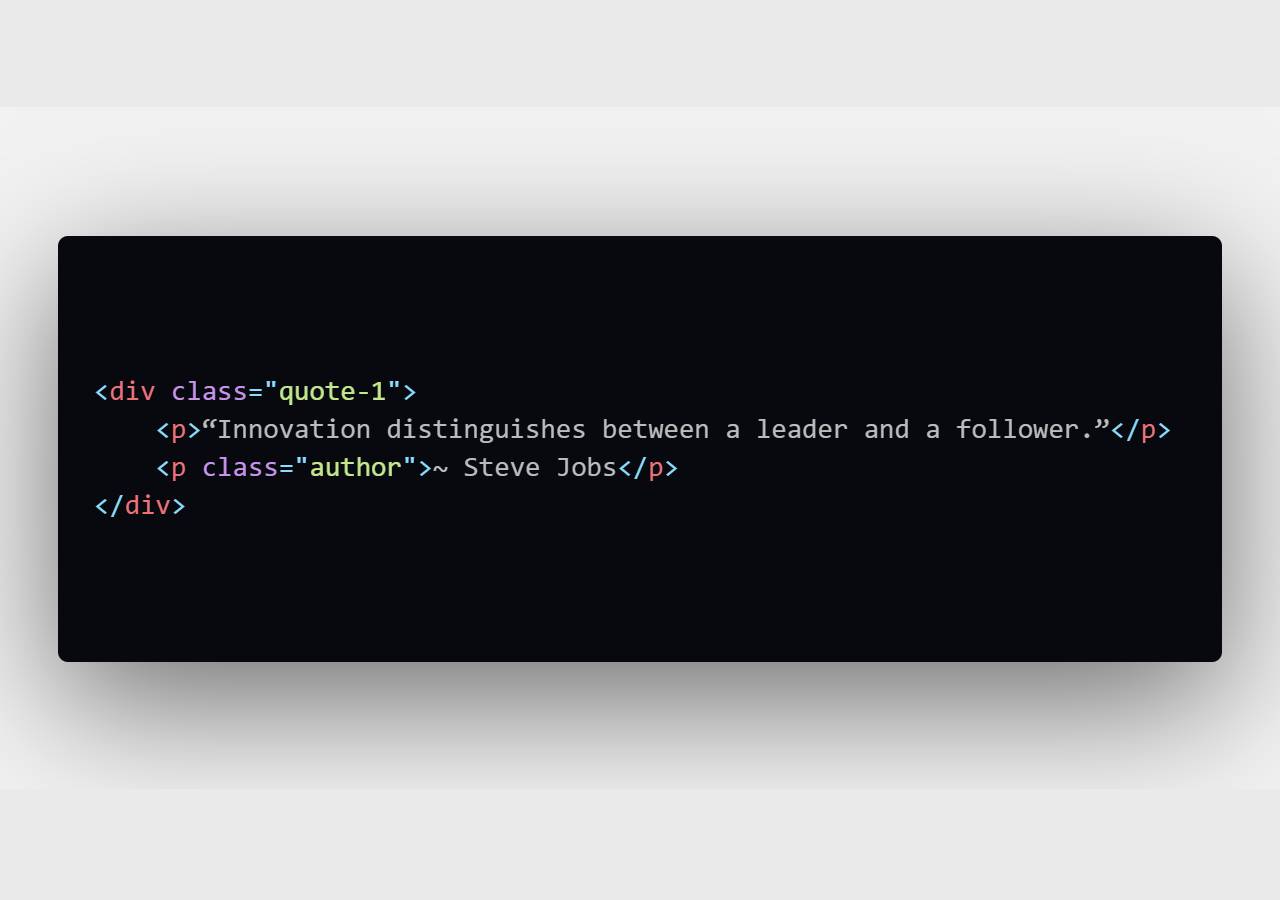
<file: index.html>
<!DOCTYPE html>
<html lang="en">
<head>
    <meta charset="UTF-8">
    <meta name="viewport" content="width=device-width, initial-scale=1.0">
    <link rel="stylesheet" href="https://fonts.googleapis.com/css?family=Roboto+Slab">
    <link rel="stylesheet" href="https://fonts.googleapis.com/css?family=Gruppo&display=swap">
    <link rel="stylesheet" href="styles.css">
    <style>
        body {
            font-family: 'Roboto Slab', sans-serif;
        }
    </style>
    <title>Branavan Daniel Haran - Freelance Fullstack Developer</title>
</head>
<body>
    <div class="quote-page">
        <div class="quote-1">
            <img src="steve-jobs.png" alt="sjQuote">
            <p class="quote-text">"Innovation distinguishes between a leader and a follower."</p>
            <p class="quote-author">- Steve Jobs</p>        
        </div>
    </div>
    <div class="homepage">
        <div class="header">
            <h1 class="logo"><a href="index.html">BRANAVAN HARAN</a></h1>
            <div class="nav">
                <h1 class="menu"><a href="contact-me.html">CONTACT<br>ME</a></h1>
                <h1 class="menu"><a href="about.html">ABOUT</a></h1>
                <h1 class="menu"><a href="work.html">WORK</a></h1>
            </div>
            <div class="burger">
                <div></div>
                <div></div>
                <div></div>
            </div>
        </div>
        <h1 class="slogan">Taking your notes and ideas,<br> then turning them into reality.</h1>
        <hr>
        <div class="small-text-1">
            <h1 class="text-1">Whether it's the frontlines of design or the backbone of functionality,<br> My goal is to turn your dreams into digital reality.<br> Your asks, my code.</h1>
        </div>
        <div class="small-text-2">
            <h1 class="based-in">Based in Colchester & London, UK.<br> Available for remote or in-person freelance work.</h1>
        </div>
        <div 
            id="local-time">
        </div>
    </div>
    <script src="script.js"></script>
    <script src="https://smtpjs.com/v3/smtp.js"></script>
</body>
</html>
</file>
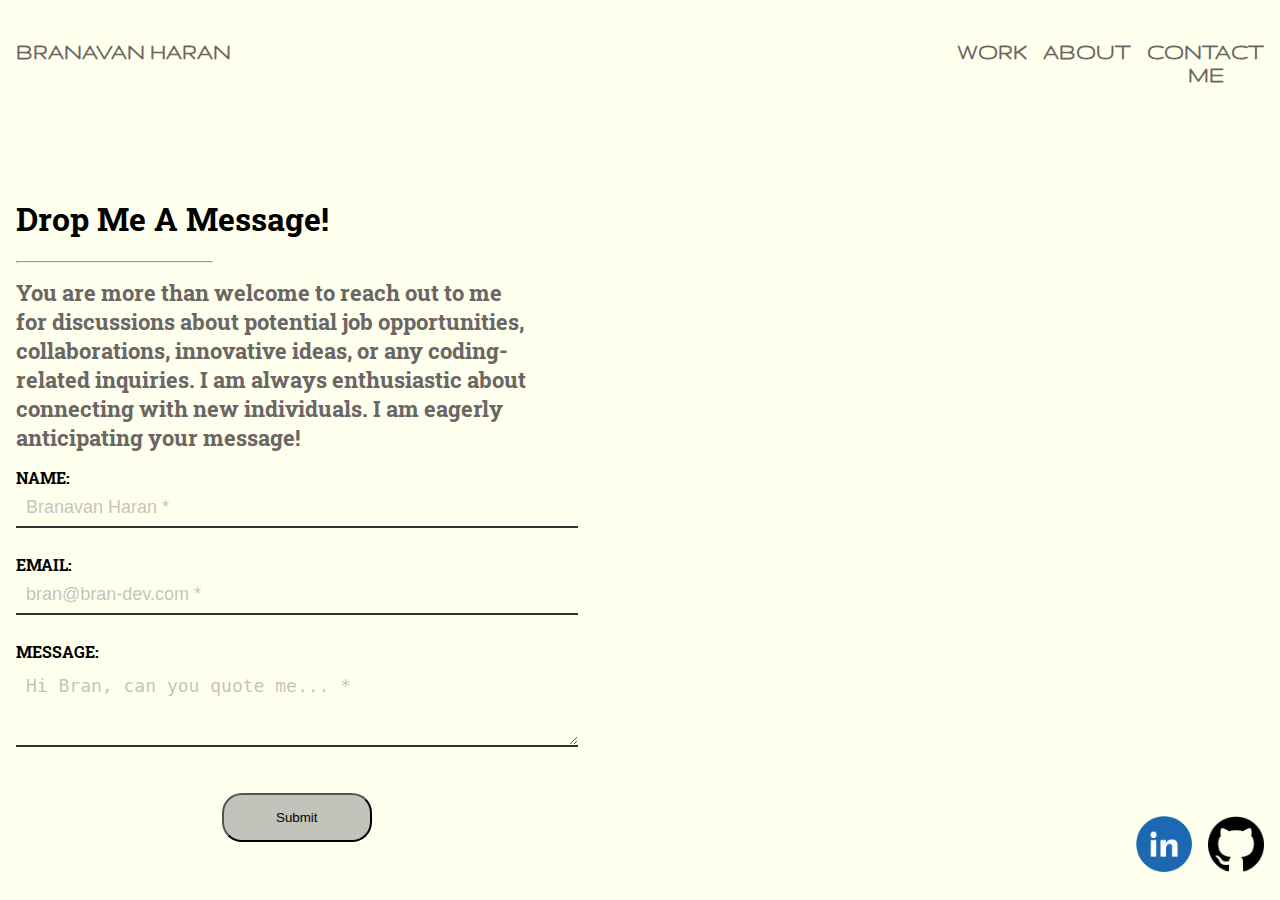
<file: contact-me.html>
<!DOCTYPE html>
<html lang="en">
<head>
    <meta charset="UTF-8">
    <meta name="viewport" content="width=device-width, initial-scale=1.0">    <link rel="stylesheet" href="https://fonts.googleapis.com/css?family=Roboto+Slab">
    <link rel="stylesheet" href="https://fonts.googleapis.com/css?family=Gruppo&display=swap">
    <link rel="stylesheet" href="styles.css">
    <style>
        body {
            font-family: 'Roboto Slab', sans-serif;
        }
    </style>
    <title>Branavan Daniel Haran - Freelance Fullstack Developer!</title>
</head>
<body>
    <h1 class="logo"><a href="index.html">BRANAVAN HARAN</h1>
    <h1 class="menu"><a href="contact-me.html">CONTACT<br>ME</a></h1>
    <h1 class="menu"><a href="about.html">ABOUT</a></h1>
    <h1 class="menu"><a href="work.html">WORK</a></h1>
    <div class="contact-container-main">
        <h1 class="about-me-title">Drop Me A Message!</h1>
        <hr>
        <div class="contact-me-text">
            <h1 class="text-1">You are more than welcome to reach out to me for discussions about potential job opportunities, collaborations, innovative ideas, or any coding-related inquiries. I am always enthusiastic about connecting with new individuals. I am eagerly anticipating your message!</h1>
        </div>
        <div class="contact-container">
            <form id="contact-form" onsubmit="sendEmail(); reset(); return false;">
                <div class="form-group">
                    <label for="name">NAME:</label>
                    <input type="text" id="name" placeholder="Branavan Haran *" required>
                </div>
                <div class="form-group">
                    <label for="email">EMAIL:</label>
                    <input type="text" id="email" placeholder="bran@bran-dev.com *" required>
                </div>
                <div class="form-group">
                    <label for="message">MESSAGE:</label>
                    <textarea id="message" rows="4" placeholder="Hi Bran, can you quote me... *"></textarea>
                </div>
                <button type="submit">Submit</button>
            </form>
        </div>
    
    </div>    
    <div class="footer-container">
        <div id="local-time"></div>
        <div class="sm-bttns">
            <div class="linkedin-link">
                <a href="https://www.linkedin.com/in/branavan-haran-3b0235280/">
                    <img src="linkedin.png" alt="linkedin-logo">
                </a>    
            </div>
            <div class="linkedin-link">
                <a href="https://github.com/branh02">
                    <img src="github.png" alt="github">
                </a>    
            </div>
        </div>
    </div>

    <script src="script.js"></script>
    <script src="https://cdn.emailjs.com/dist/email.min.js"></script>
    <script>
        emailjs.init("x7gXC_aM391s5JBRI");

        function sendEmail() {
            emailjs.send("service_cvsw9ji", "template_ltqb658", {
                name: document.getElementById("name").value,
                email: document.getElementById("email").value,
                // phone: document.getElementById("phone").value,
                message: document.getElementById("message").value,
            })
            .then(function(response) {
                console.log("Email sent successfully!");
            }, function(error) {
                alert('Unable to send form, developer has been notified.');
            });
        }

        function reset() {
            document.getElementById("contact-form").reset();
        }
    </script>
</body>
</html>
</file>
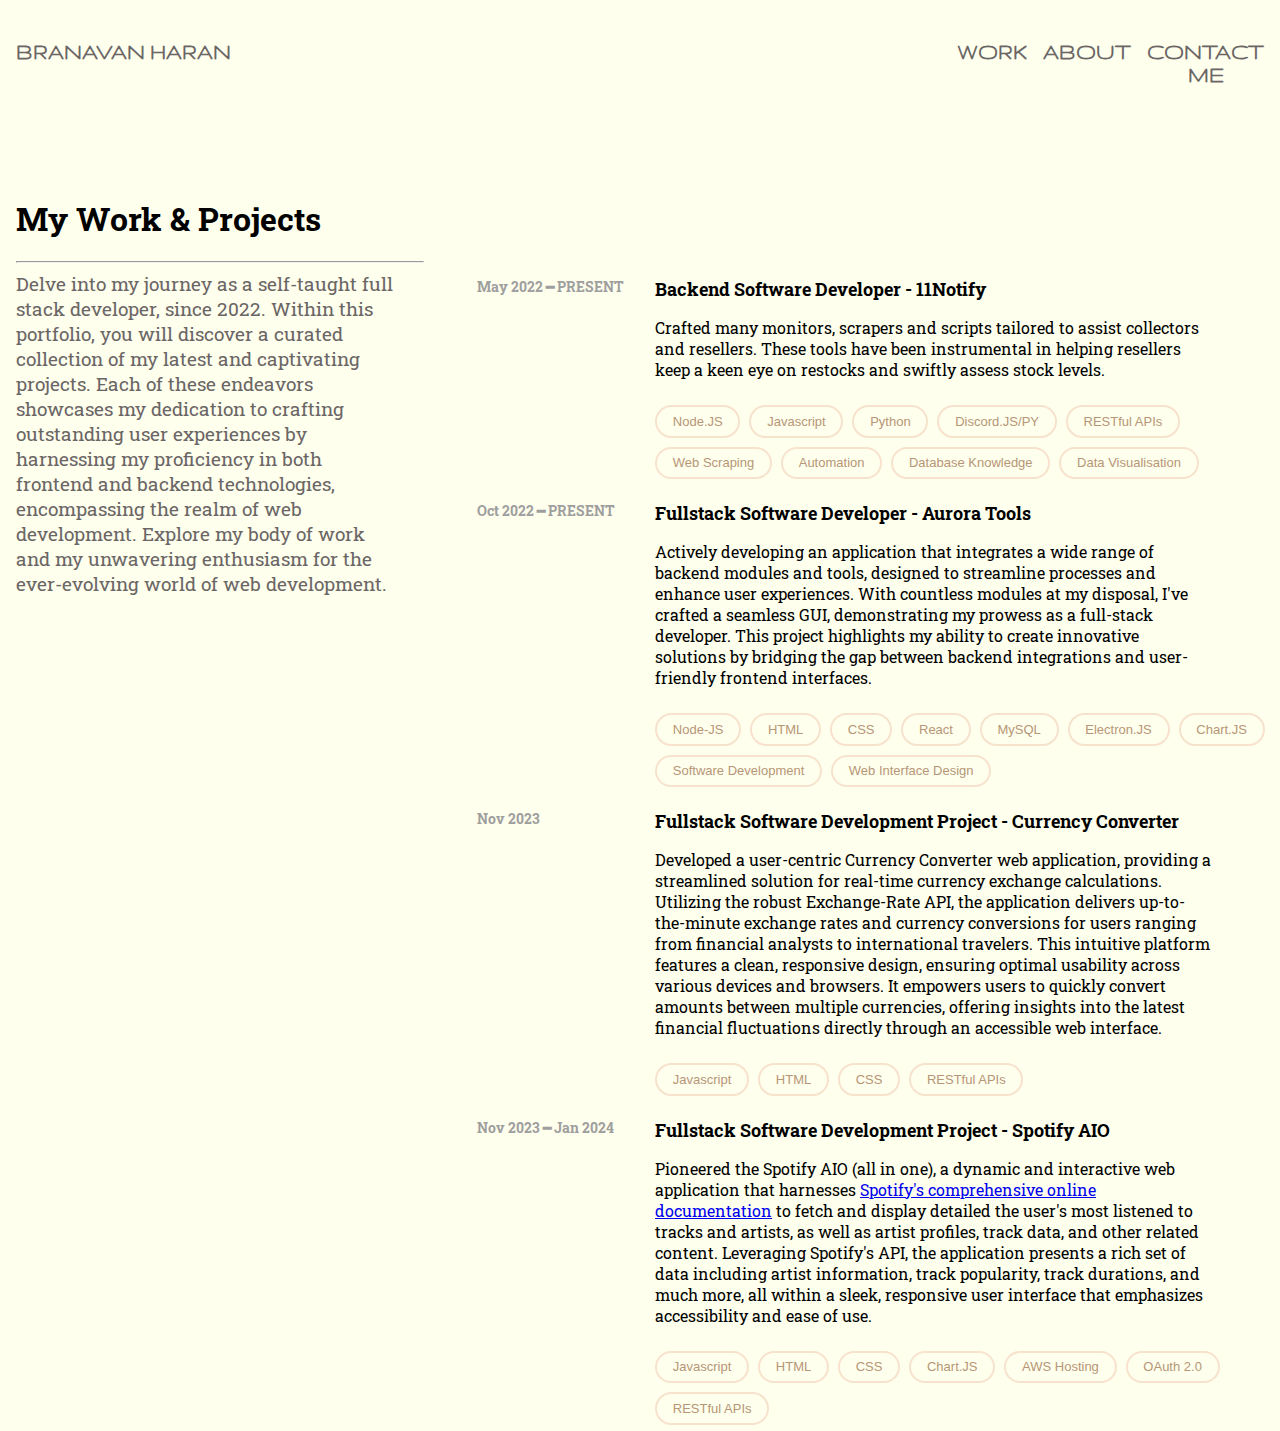
<file: work.html>
<!DOCTYPE html>
<html lang="en">
<head>
    <meta charset="UTF-8">
    <meta name="viewport" content="width=device-width, initial-scale=1.0">    <link rel="stylesheet" href="https://fonts.googleapis.com/css?family=Roboto+Slab">
    <link rel="stylesheet" href="https://fonts.googleapis.com/css?family=Gruppo&display=swap">
    <link rel="stylesheet" href="styles.css">
    <style>
        body {
            font-family: 'Roboto Slab', sans-serif;
        }
    </style>
    <title>Branavan Daniel Haran - Freelance Fullstack Developer!</title>
</head>
<body>
    <h1 class="logo"><a href="index.html">BRANAVAN HARAN</a></h1>
    <h1 class="menu"><a href="contact-me.html">CONTACT<br>ME</a></h1>
    <h1 class="menu"><a href="about.html">ABOUT</a></h1>
    <h1 class="menu"><a href="work.html">WORK</a></h1>
    <h1 class="about-me-title">My Work & Projects</h1>
    <hr>
    <div class="projects-container">
        <div class="left-column">
            <div class="work-text">
                Delve into my journey as a self-taught full stack developer, since 2022. Within this portfolio, you will discover a curated collection of my latest and captivating projects. Each of these endeavors showcases my dedication to crafting outstanding user experiences by harnessing my proficiency in both frontend and backend technologies, encompassing the realm of web development. Explore my body of work and my unwavering enthusiasm for the ever-evolving world of web development.
            </div>    
        </div>
        <div class="right-column">
            <div class="experience-wrapper">
                    <div class="experience-container">
                        <div class="experience-content" onclick="window.open(`https://11notify.co.uk/`)" style="cursor: pointer;">
                            <div class="date-header">
                                May 2022 ━ PRESENT
                            </div>
                            <div class="job-info">
                                <div class="experience-title-11n">
                                    Backend Software Developer - 11Notify
                                </div>
                                <div class="experience-text">
                                    Crafted many monitors, scrapers and scripts tailored to assist collectors and resellers. These tools have been instrumental in helping resellers keep a keen eye on restocks and swiftly assess stock levels.
                                </div>
                                <div class="skills-container">
                                    <div class="skill-bubbles">
                                        Node.JS
                                    </div>
                                    <div class="skill-bubbles">
                                        Javascript
                                    </div>  
                                    <div class="skill-bubbles">
                                        Python
                                    </div>  
                                    <div class="skill-bubbles">
                                        Discord.JS/PY
                                    </div>  
                                    <div class="skill-bubbles">
                                        RESTful APIs
                                    </div>
                                    <div class="skill-bubbles">
                                        Web Scraping
                                    </div>  
                                    <div class="skill-bubbles">
                                        Automation
                                    </div>
                                    <div class="skill-bubbles">
                                        Database Knowledge
                                    </div>
                                    <div class="skill-bubbles">
                                        Data Visualisation
                                    </div>
                                </div>
                            </div>
                        </div>
                    </div>
            </div>
            <div class="experience-wrapper">
                <div class="experience-container">
                    <div class="experience-content" onclick="window.open(`https://auroratools.online/`)" style="cursor: pointer;">
                        <div class="date-header">Oct 2022 ━ PRESENT</div>
                        <div class="job-info">
                            <div class="experience-title-11n">
                                Fullstack Software Developer - Aurora Tools
                            </div>
                            <div class="experience-text">
                                Actively developing an application that integrates a wide range of backend modules and tools, designed to streamline processes and enhance user experiences. With countless modules at my disposal, I've crafted a seamless GUI, demonstrating my prowess as a full-stack developer. This project highlights my ability to create innovative solutions by bridging the gap between backend integrations and user-friendly frontend interfaces.
                            </div>
                            <div class="skills-container">
                                <div class="skill-bubbles">
                                    Node-JS
                                </div>
                                <div class="skill-bubbles">
                                    HTML
                                </div>
                                <div class="skill-bubbles">
                                    CSS
                                </div>
                                <div class="skill-bubbles">
                                    React
                                </div>
                                <div class="skill-bubbles">
                                    MySQL
                                    <img id="tooltip-image" src="db-snippet.png" alt="MySQL.js Tooltip" />
                                </div>
                                <div class="skill-bubbles">
                                    Electron.JS
                                </div>
                                <div class="skill-bubbles">
                                    Chart.JS
                                    <img id="tooltip-image" src="chartjs-snippet.png" alt="Chart.js Tooltip" />
                                </div>
                                <div class="skill-bubbles">
                                    Software Development
                                </div>
                                <div class="skill-bubbles">
                                    Web Interface Design
                                </div>
                            </div>
                        </div>
                    </div>
                </div>
            </div>   
            <div class="experience-wrapper">
                <div class="experience-container">
                    <div class="experience-content" onclick="window.open(`https://currency-converter.branh.co.uk/`)" style="cursor: pointer;">
                        <div class="date-header">Nov 2023</div>
                        <div class="job-info">
                            <div class="experience-title-11n">
                                Fullstack Software Development Project - Currency Converter
                            </div>
                            <div class="experience-text">
                                Developed a user-centric Currency Converter web application, providing a streamlined solution for real-time currency exchange calculations. Utilizing the robust Exchange-Rate API, the application delivers up-to-the-minute exchange rates and currency conversions for users ranging from financial analysts to international travelers. This intuitive platform features a clean, responsive design, ensuring optimal usability across various devices and browsers. It empowers users to quickly convert amounts between multiple currencies, offering insights into the latest financial fluctuations directly through an accessible web interface.
                            </div>
                            <div class="skills-container">
                                <div class="skill-bubbles">
                                    Javascript
                                </div>
                                <div class="skill-bubbles">
                                    HTML
                                </div>
                                <div class="skill-bubbles">
                                    CSS
                                </div>
                                <div class="skill-bubbles">
                                    RESTful APIs
                                </div>
                            </div>
                        </div>
                    </div>
                </div>
            </div>
            <div class="experience-wrapper">
                <div class="experience-container">
                    <div class="experience-content" onclick="window.open(`https://spotify-aio.branh.co.uk/`)" style="cursor: pointer;">
                        <div class="date-header">Nov 2023 ━ Jan 2024</div>
                        <div class="job-info">
                            <div class="experience-title-11n">
                                Fullstack Software Development Project - Spotify AIO
                            </div>
                            <div class="experience-text">
                                Pioneered the Spotify AIO (all in one), a dynamic and interactive web application that harnesses <a href="https://developer.spotify.com/documentation/web-api" target="_blank">Spotify's comprehensive online documentation</a> to fetch and display detailed the user's most listened to tracks and artists, as well as artist profiles, track data, and other related content. Leveraging Spotify's API, the application presents a rich set of data including artist information, track popularity, track durations, and much more, all within a sleek, responsive user interface that emphasizes accessibility and ease of use.
                            </div>
                            <div class="skills-container">
                                <div class="skill-bubbles">
                                    Javascript
                                </div>
                                <div class="skill-bubbles">
                                    HTML
                                </div>
                                <div class="skill-bubbles">
                                    CSS
                                </div>
                                <div class="skill-bubbles">
                                    Chart.JS
                                </div>
                                <div class="skill-bubbles">
                                    AWS Hosting
                                </div>
                                <div class="skill-bubbles">
                                    OAuth 2.0
                                </div>
                                <div class="skill-bubbles">
                                    RESTful APIs
                                </div>
                            </div>
                        </div>
                    </div>
                </div>
            </div> 
        </div>
    </div>
</body>
</html>
</file>
<file: styles.css>
body {
    margin: 0;
    padding: 0;
    background-color: #FFFFED;
    max-width: 100%;
}

.container {
    position: relative;
    height: 100vh;
}

.quote-page,
.homepage {
    position: absolute;
    top: 0;
    left: 0;
    width: 100%;
    height: 100%;
    transition: opacity 0.5s ease-in-out;
}

.quote-page {
    background-color: #eaeaea;
    display: flex;
    justify-content: center;
    align-items: center;
    opacity: 1;
    height: 100%; 
}

.homepage {
    display: none;
}

.fade-up {
    opacity: 0;
}

.logo{
    font-family: 'Gruppo', sans-serif;
    font-size: 24px;
    padding-top: 1.5rem;
    padding-left: 1rem;
    display: inline-block;
    width: 35%;
    color: #6b6666;
}

.menu{
    font-family: 'Gruppo', sans-serif;
    font-size: 24px;
    padding-top: 1.5rem;
    padding-right: 1rem;
    float: right;
    color: #6b6666;
    text-align: center;
}

.logo a {
    color: #6b6666;
    text-decoration: none; 
}

.logo a:hover {
    color: black;
    font-weight: bolder;
    font-style: italic;
}

.logo a:active {
    color: black;
}


.menu a {
    color: #6b6666; 
    text-decoration: none;
    transition: color 0.3s;
}

.menu a:hover {
    color: black;
    font-weight: bolder;
    font-style: italic;
}

.menu a:active {
    color: black;
}

.homepage h1.slogan {
    padding-top: 6rem;
    padding-left: 1rem;
    font-size: 36px;
}

hr {
    width: calc(33% - 1rem);
    margin-left: 1rem;
}

.small-text-1 h1 {
    padding-left: 1rem;
    font-size: 22px;
    color: #6b6666;
}

.small-text-2 h1 {
    padding-right: 1rem;
    float: right;
    font-size: 26px
}

/* ABOUT page */

.about-me-title {
    padding-top: 6rem;
    padding-left: 1rem;
}

.about-me-text h1{
    padding-left: 1rem;
    font-size: 22px;
    color: #6b6666;
    width: 37%
}

.memeoji-class {
    float: right;
    padding-right: 1rem;
}

.memeoji-class img {
    /* width: 250px;
    height: auto;
    padding-right: 1.5rem;
    padding-bottom: 1rem; */
}

.resume-bttn {
    padding-left: 40%;
    padding-top: 5rem;
    display: inline-block;
    display: flex;
    justify-content: center;
    flex-direction: column;
    width: 20%;
    text-align: center;
    background-color: #00000000;
    transition: background-color 0.3s;
}

.resume-bttn a {
    text-decoration: none;
    border: 2px solid #010100;
    padding: 15px;
    color: #000;
    text-transform: uppercase;
    letter-spacing: 2px;
    position: relative;
    display: inline-block;
    z-index: 3;
    background-color: transparent;
    transition: background-color 0.3s
}

.resume-bttn a:hover {
    background-color: #e5f9fc;
    color: #000;
}

.resume-display {
    position: absolute;
    top: 52%;
    right: -1%;
    transform: translateY(-50%);
}

.resume-display img {
    width: auto;
    max-width: 70%;
    height: auto;
    border-radius: 1.5%;
}

.resume-display button {
    text-decoration: none;
    border: 3.3px solid #010100;
    border-radius: 6px;
    padding: 5px;
    color: #000;
    text-transform: uppercase;
    letter-spacing: 2px;
    position: absolute;
    top: 50%;
    right: 25%;
    display: inline-block;
    z-index: 3;
    background-color: transparent;
    transition: background-color 0.3s;
    cursor: pointer;
}

.contact-container-main {
    width: 50%;
    
}

.contact-container {
    padding-left: 1rem;
    display: flex;
    flex-direction: column;
}

.contact-container form {
    display: flex;
    flex-direction: column;
    border-radius: 12px;
    width: 90%
}

.form-group {
    display: flex;
    flex-direction: column;
    margin-bottom: 1rem;
}

.form-group label {
    font-weight: bold;
}

.contact-container input,
.contact-container textarea {
    border: 1px solid #747474;
    margin: 10px 0; 
    padding: 10px;
    outline: none;
    background: #94949490;
}

.contact-container input,
.contact-container textarea {
    border: none; 
    border-bottom: 2px solid #333; 
    background: transparent;
    outline: none;
    padding-top: 0.2rem;
}

.contact-container input::placeholder,
.contact-container textarea::placeholder {
    color: #94949490;
    font-size: 18px;
}


.contact-container button {
    padding: 15px;
    background: #94949490;
    outline: none;
    cursor: pointer;
    width: 150px;
    margin: 20px auto 0;
    border-radius: 20px;
}

.contact-text h1 {
    padding-top: 6rem;
    padding-left: 1rem;
    font-size: 28px;
}

.contact-me-text h1{
    padding-left: 1rem;
    font-size: 22px;
    color: #6b6666;
    width: 80%
}

#local-time {
    position: fixed;
    left: 1rem;
    bottom: 1.5rem;
    /* padding-left: 1rem; */
    z-index: 999;
}

.sm-bttns {
    position: fixed;
    right: 1rem;
    bottom: 1.5rem;
    display: flex;
    gap: 1rem;
}

.sm-bttns img {
    width: 3.5rem;
    height: 3.5rem;
    object-fit: contain;
}

.projects-container {
    display: flex;
    align-items: flex-start;
    padding-left: 1rem;
    /* overflow-y: auto; */
    justify-content: space-between;
}

.right-column {
    width: 49%;
    display: flex;
    flex-direction: column;
    gap: 10px; 
}

.left-column {
    width: 30%;
}
.right-column {
    width: 64%;
}

.date-header {
    font-weight: bold;
    color: #9e9e9e;
    min-width: 170px;
    font-weight: bold;
    font-size: 14px;
}

.work-text {
    font-size: 19px;
    color: #6b6666;
    flex-grow: 1; 
    width: 100%
}

.experience-title-11n {
    position: relative;
    text-align: left;
    font-weight: bold; 
    font-size: 18px;
    display: inline-block;
    text-decoration: none;
    color: black;
    margin-top: 0;
}

.experience-container:hover {
    box-shadow: 0 0 10px rgba(0, 0, 0, 0.3);
    border: 1px solid #ccc;
    border-radius: 5px;
}

.experience-text {
    font-weight: normal;
    font-size: 16px;
    width: 90%;
    text-decoration: none;
    color: #000;
    display: block;
}

.job-info {
    display: flex;
    flex-direction: column;
    gap: 1rem;
}

.experience-link {
    text-decoration: none;
    display: block; 
    margin-bottom: 20px;
}

.experience-wrapper {
    display: flex;
    flex-direction: column; 
}

.experience-container {
    display: flex;
    flex-direction: column;
    transition: border,box-shadow 0.5s;
    padding: 5px;
    border: 1px solid #FFFFED;
}

.experience-content {
    display: flex;
    flex-direction: row;
    gap: 0.5rem;
    flex-direction: row;
}

.skill-bubbles {
    position: relative;
    border: 2px solid #f7e2cd;
    border-radius: 9999px;
    text-align: center;
    font-family: 'Inter', sans-serif;
    font-weight: 500;
    font-size: 13px;
    color: #b69677;
    display: inline-block;
    padding: 0.75vh 1.75vh;
    width: auto;
    margin-right: 1vh;
    margin-top: 1vh;
}

.skills-container {
    display: flex;
    flex-wrap: wrap;
}

.chartjs-skill {
    width: 250px;
    height: auto;
}

.db-skill {
    width: 250px;
    height: auto;
}

#tooltip-image {
    opacity: 0;
    visibility: hidden;
    position: absolute;
    left: -60vw;
    top: -20rem;
    width: 29vw;
    height: auto;
    border-radius: 15px;
    transition: opacity 0.3s ease, visibility 0.3s ease;
}

#chartjs-skill:hover {
    background-color: #f7e2cd;
}

#chartjs-skill:hover #tooltip-image {
    opacity: 1;
    visibility: visible;
}

#db-skill:hover {
    background-color: #f7e2cd;
}

#db-skill:hover #tooltip-image {
    opacity: 1;
    visibility: visible;
}

.header {
    display: flex;
    justify-content: space-between;
    align-items: center;
}

.burger {
    display: none;
    cursor: pointer;
    padding-right: 1rem;
}

.burger div {
    width: 25px;
    height: 3px;
    background-color: #6b6666;
    margin: 5px;
}

.quote-text, .quote-author {
    display: none;
}

@media screen and (max-width: 768px) {
    .nav {
        position: absolute;
        height: 92vh;
        top: 10%;
        /* width: 80%; */
        background-color: rgba(0,0,0,0);
        /* display: flex;
        flex-direction: row; */
        /* width: calc(100% - 40%); */
        opacity: 0;
        transition: opacity 0.5s ease-in-out;
        right: 1rem;
        left: 1rem;
    }

    .nav.active {
        opacity: 1;
    }

    .burger {
        display: block;
    }

    .menu {
    font-family: 'Gruppo', sans-serif;
    font-size: 20px;
    padding-top: 1rem;
    padding-right: 1rem;
    float: right;
    color: #6b6666;
    text-align: center;

    }

    .homepage h1.slogan {
        font-size: 24px;
        padding-top: 4rem;
        padding-right: 1rem;
    }

    .small-text-1 h1 {
        font-size: 18px;
        color: #6b6666;
        text-align: right;
        padding-right: 1rem;
    }

    .small-text-2 h1 {
        font-size: 20px;
        padding-left: 1rem;
        text-align: left;
    }

    .quote-1 img {
        display: none;
    }

    .quote-text, .quote-author {
        display: block;
        text-align: center;
        color: #6b6666;
    }

    .quote-text {
        font-size: 1.2em;
        margin-top: 20px;
    }

    .quote-author {
        font-size: 1em;
        margin-top: 10px;
    }

    .about-me-text h1 {
        padding-left: 1rem;
        font-size: 18px;
        color: #6b6666;
        width: 100%;
        padding-right: 1rem;
    }

    .resume-bttn {
        width: 100%;
        padding-top: 3.5rem;
        margin: auto;
        padding-left: 1rem;
        padding-right: 1rem;
    }

    .memeoji-class {
        position: fixed;
        bottom: 0;
        right: 0;
        width: 100px;
        height: auto;
        z-index: 0;
        padding-top: 2rem;
    }

    .memeoji-class img {
        width: 100%; 
        height: auto;
    }

    .resume-display {
        opacity: 0%;
    }

    #local-time {
        opacity: 0;
    }
}

@media only screen and (min-device-width : 768px) and (max-device-width : 1300px) {

    /* Center the resume button */
    .resume-bttn {
        position: absolute;
        left: 50%; /* Start from the middle of the screen */
        top: 50%;
        transform: translate(-50%, -50%); /* Adjust for exact centering */
        padding-top: 0; /* Remove padding-top if it's no longer needed */
        padding-left: 0; /* Remove padding-left as it's no longer needed */
    }

    /* Adjust the image to be on the right */
    .resume-display {
        position: absolute;
        top: 57.5%;
        right: 2.5%; /* Adjust as needed to not stick to the edge */
        transform: translateY(-50%); /* Keeps it vertically centered */
        width: 33%; /* Adjust width as necessary */
    }

    .resume-display img {
        width: 100%; /* Make the image take up the full width of its container */
        height: auto; /* Maintain aspect ratio */
        border-radius: 1.5%; /* Keeps the border-radius if needed */
    }

    .resume-display button {
        text-decoration: none;
        border: 3.3px solid #010100;
        border-radius: 6px;
        padding: 5px;
        color: #000;
        text-transform: uppercase;
        letter-spacing: 2px;
        position: absolute;
        top: 50%;
        right: 20%;
        display: inline-block;
        z-index: 3;
        background-color: transparent;
        transition: background-color 0.3s;
        cursor: pointer;
    }    

    #local-time {
        opacity: 0;
    }

    .contact-container button {
        margin-bottom: 1rem;
    }
}
</file>
